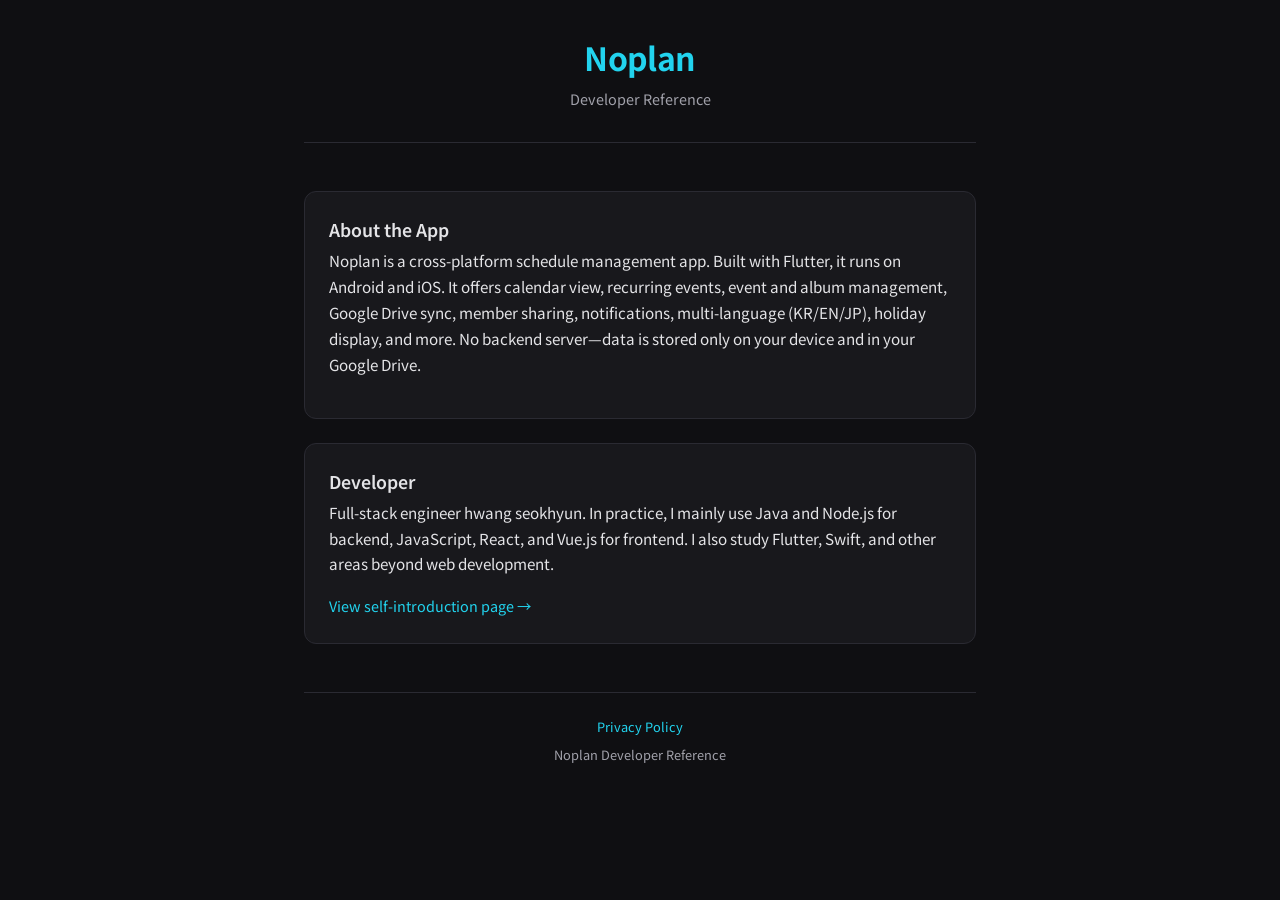
<file: index.html>
<!DOCTYPE html>
<html lang="ko">
<head>
  <meta charset="UTF-8">
  <meta name="viewport" content="width=device-width, initial-scale=1.0">
  <title>Noplan</title>
  <link rel="preconnect" href="https://fonts.googleapis.com">
  <link rel="preconnect" href="https://fonts.gstatic.com" crossorigin>
  <link href="https://fonts.googleapis.com/css2?family=JetBrains+Mono:wght@400;500;600&family=Noto+Sans+KR:wght@400;500;600;700&family=Noto+Sans+JP:wght@400;500;600;700&display=swap" rel="stylesheet">
  <link rel="stylesheet" href="styles.css">
</head>
<body>
  <div class="container">
    <header class="header">
      <h1 class="logo">Noplan</h1>
      <p class="tagline" data-i18n="tagline">Developer Reference</p>
    </header>

    <main class="main">
      <section class="card intro">
        <h2 data-i18n="appIntroTitle">앱 소개</h2>
        <p class="intro-text" data-i18n="appIntroText">Noplan은 일정을 관리하는 크로스플랫폼 앱입니다. Flutter로 개발되었으며 Android, iOS에서 사용할 수 있습니다. 캘린더 뷰, 반복 일정, 일정·앨범 관리, Google Drive 동기화, 멤버 공유, 알림, 다국어(한/영/일) 지원, 공휴일 표시 등 다양한 기능을 제공합니다. 자체 서버 없이 사용자 기기와 Google Drive에만 데이터가 저장됩니다.</p>
      </section>

      <section class="card intro">
        <h2 data-i18n="developerTitle">개발자</h2>
        <p class="intro-text" data-i18n="developerText">풀스택 엔지니어 황 석현입니다. 실무에서 백엔드는 Java, Node.js, 프론트엔드는 JavaScript, React, Vue.js를 주로 사용했습니다. 웹 개발에 한정되지 않고 Flutter, Swift 등 다양한 분야를 학습하고 있습니다.</p>
        <p class="developer-link"><a href="https://seokhyun0079.github.io/self-introduction-jp/" target="_blank" rel="noopener" data-i18n="developerLink">자기소개 페이지 보기 →</a></p>
      </section>
    </main>

    <footer class="footer">
      <p><a href="privacy-policy.html" class="footer-link" data-i18n="privacyPolicyLink">개인정보처리방침 / Privacy Policy</a></p>
      <p data-i18n="footer">Noplan AdMob Developer Reference</p>
    </footer>
  </div>
  <script src="i18n.js"></script>
</body>
</html>
</file>
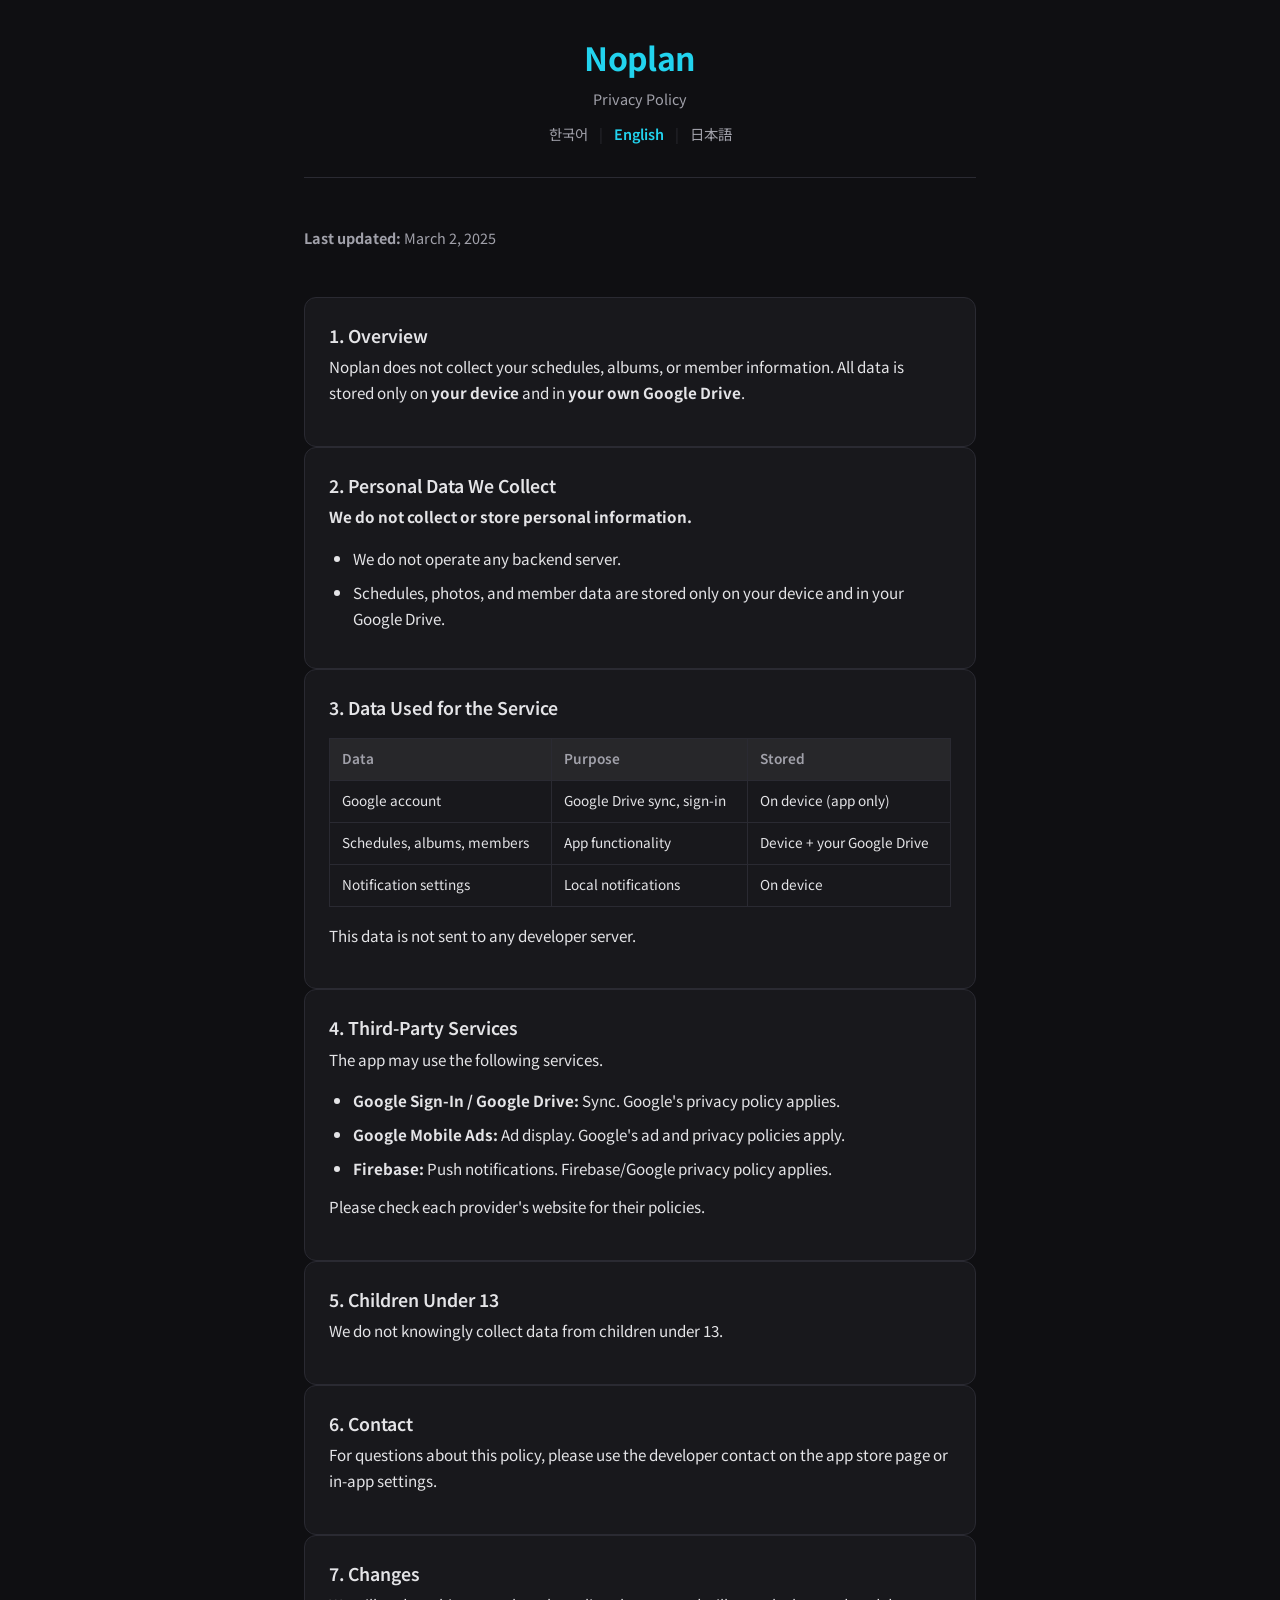
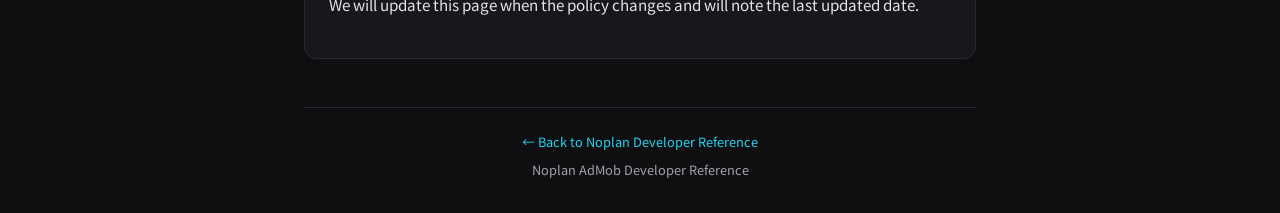
<file: privacy-policy.html>
<!DOCTYPE html>
<html lang="ko">
<head>
  <meta charset="UTF-8">
  <meta name="viewport" content="width=device-width, initial-scale=1.0">
  <title>개인정보처리방침 | Noplan</title>
  <link rel="preconnect" href="https://fonts.googleapis.com">
  <link rel="preconnect" href="https://fonts.gstatic.com" crossorigin>
  <link href="https://fonts.googleapis.com/css2?family=JetBrains+Mono:wght@400;500;600&family=Noto+Sans+KR:wght@400;500;600;700&family=Noto+Sans+JP:wght@400;500;600;700&display=swap" rel="stylesheet">
  <link rel="stylesheet" href="styles.css">
</head>
<body>
  <div class="container">
    <header class="header">
      <h1 class="logo"><a href="index.html" class="logo-link">Noplan</a></h1>
      <p class="tagline policy-tagline" id="policy-tagline">개인정보처리방침</p>
      <nav class="lang-switcher" aria-label="Language">
        <a href="privacy-policy.html?lang=ko" class="lang-link" data-lang="ko">한국어</a>
        <span class="lang-sep">|</span>
        <a href="privacy-policy.html?lang=en" class="lang-link" data-lang="en">English</a>
        <span class="lang-sep">|</span>
        <a href="privacy-policy.html?lang=ja" class="lang-link" data-lang="ja">日本語</a>
      </nav>
    </header>

    <main class="main policy-doc">
      <p class="policy-updated" id="policy-updated"></p>
      <div id="policy-content"></div>
    </main>

    <footer class="footer">
      <p><a href="index.html" class="footer-link" id="policy-back-link">← Noplan 개발자 참조로 돌아가기</a></p>
      <p>Noplan AdMob Developer Reference</p>
    </footer>
  </div>
  <script src="policy-content.js"></script>
  <script>
    (function () {
      var LANG_KEY = "policy-lang";
      var LANGS = ["ko", "en", "ja"];

      function getPolicyLang() {
        var params = new URLSearchParams(window.location.search);
        var paramLang = params.get("lang");
        if (paramLang && LANGS.indexOf(paramLang) !== -1) return paramLang;
        try {
          var stored = localStorage.getItem(LANG_KEY);
          if (stored && LANGS.indexOf(stored) !== -1) return stored;
        } catch (e) {}
        var nav = navigator.language || navigator.userLanguage || "";
        if (nav.indexOf("ja") === 0) return "ja";
        if (nav.indexOf("ko") === 0) return "ko";
        return "en";
      }

      function setPolicyLang(lang) {
        try {
          localStorage.setItem(LANG_KEY, lang);
        } catch (e) {}
        var url = new URL(window.location.href);
        url.searchParams.set("lang", lang);
        window.history.replaceState({}, "", url);
      }

      function renderContent(lang) {
        var data = window.POLICY_CONTENT && window.POLICY_CONTENT[lang];
        if (!data) return;

        document.documentElement.lang = lang === "ja" ? "ja" : lang === "en" ? "en" : "ko";
        document.title = data.pageTitle + " | Noplan";

        var tagline = document.getElementById("policy-tagline");
        if (tagline) tagline.textContent = data.pageTitle;

        var updated = document.getElementById("policy-updated");
        if (updated && data.lastUpdatedLabel !== undefined) {
          updated.innerHTML = "<strong>" + data.lastUpdatedLabel + ":</strong> " + data.lastUpdated;
        }

        var backLink = document.getElementById("policy-back-link");
        if (backLink) backLink.textContent = data.backLink;

        var container = document.getElementById("policy-content");
        if (!container) return;
        container.innerHTML = "";

        data.sections.forEach(function (section) {
          var sectionEl = document.createElement("section");
          sectionEl.className = "card intro";
          var h2 = document.createElement("h2");
          h2.textContent = section.title;
          sectionEl.appendChild(h2);

          section.content.forEach(function (block) {
            if (block.type === "p") {
              var p = document.createElement("p");
              p.className = "intro-text";
              p.innerHTML = block.text;
              sectionEl.appendChild(p);
            } else if (block.type === "ul") {
              var ul = document.createElement("ul");
              ul.className = "policy-list";
              block.items.forEach(function (item) {
                var li = document.createElement("li");
                li.innerHTML = item;
                ul.appendChild(li);
              });
              sectionEl.appendChild(ul);
            } else if (block.type === "table") {
              var wrap = document.createElement("div");
              wrap.className = "policy-table-wrap";
              var table = document.createElement("table");
              table.className = "policy-table";
              var thead = document.createElement("thead");
              var trHead = document.createElement("tr");
              block.headers.forEach(function (h) {
                var th = document.createElement("th");
                th.textContent = h;
                trHead.appendChild(th);
              });
              thead.appendChild(trHead);
              table.appendChild(thead);
              var tbody = document.createElement("tbody");
              block.rows.forEach(function (row) {
                var tr = document.createElement("tr");
                row.forEach(function (cell) {
                  var td = document.createElement("td");
                  td.textContent = cell;
                  tr.appendChild(td);
                });
                tbody.appendChild(tr);
              });
              table.appendChild(tbody);
              wrap.appendChild(table);
              sectionEl.appendChild(wrap);
            }
          });
          container.appendChild(sectionEl);
        });
      }

      function setActiveLangLink(lang) {
        document.querySelectorAll(".lang-link").forEach(function (a) {
          a.classList.toggle("active", a.getAttribute("data-lang") === lang);
        });
      }

      function init() {
        var lang = getPolicyLang();
        setPolicyLang(lang);
        setActiveLangLink(lang);
        renderContent(lang);

        document.querySelectorAll(".lang-link").forEach(function (a) {
          a.addEventListener("click", function (e) {
            e.preventDefault();
            var l = a.getAttribute("data-lang");
            setPolicyLang(l);
            setActiveLangLink(l);
            renderContent(l);
          });
        });
      }

      if (document.readyState === "loading") {
        document.addEventListener("DOMContentLoaded", init);
      } else {
        init();
      }
    })();
  </script>
</body>
</html>
</file>
<file: styles.css>
:root {
  --bg: #0f0f12;
  --bg-card: #18181c;
  --border: #2a2a32;
  --text: #e4e4e7;
  --text-muted: #a1a1aa;
  --accent: #22d3ee;
  --accent-dim: #0891b2;
  --code-bg: #27272a;
  --platform-android: #3ddc84;
  --platform-ios: #8e8e93;
}

* {
  margin: 0;
  padding: 0;
  box-sizing: border-box;
}

body {
  font-family: 'Noto Sans KR', -apple-system, sans-serif;
  background: var(--bg);
  color: var(--text);
  line-height: 1.6;
  min-height: 100vh;
}

html[lang="ja"] body {
  font-family: 'Noto Sans JP', 'Noto Sans KR', sans-serif;
}

html[lang="en"] body {
  font-family: 'Noto Sans KR', -apple-system, BlinkMacSystemFont, sans-serif;
}

.container {
  max-width: 720px;
  margin: 0 auto;
  padding: 2rem 1.5rem;
}

.header {
  text-align: center;
  margin-bottom: 3rem;
  padding-bottom: 2rem;
  border-bottom: 1px solid var(--border);
}

.logo {
  font-size: 2rem;
  font-weight: 700;
  letter-spacing: -0.02em;
  color: var(--accent);
  margin-bottom: 0.25rem;
}

.tagline {
  font-size: 0.9rem;
  color: var(--text-muted);
}

.main {
  display: flex;
  flex-direction: column;
  gap: 1.5rem;
}

.card {
  background: var(--bg-card);
  border: 1px solid var(--border);
  border-radius: 12px;
  padding: 1.5rem;
}

.card h2 {
  font-size: 1.1rem;
  font-weight: 600;
  margin-bottom: 0.25rem;
}

.card.required {
  border-color: var(--accent-dim);
  background: rgba(34, 211, 238, 0.05);
}

.section-desc {
  font-size: 0.8rem;
  color: var(--text-muted);
  margin-bottom: 1rem;
}

.info-list {
  display: grid;
  gap: 0.5rem;
}

.info-list dt {
  font-size: 0.8rem;
  color: var(--text-muted);
  font-weight: 500;
}

.info-list dd {
  font-family: 'JetBrains Mono', monospace;
  font-size: 0.9rem;
  margin-left: 0;
}

.id-block {
  background: var(--code-bg);
  border-radius: 8px;
  padding: 1rem;
  margin-bottom: 1rem;
}

.id-label {
  display: block;
  font-size: 0.75rem;
  color: var(--text-muted);
  margin-bottom: 0.5rem;
}

.id-value {
  display: block;
  font-family: 'JetBrains Mono', monospace;
  font-size: 0.85rem;
  word-break: break-all;
  color: var(--accent);
}

.id-note {
  display: block;
  font-size: 0.75rem;
  color: var(--text-muted);
  margin-top: 0.5rem;
}

.placement-list {
  list-style: none;
  font-size: 0.85rem;
  color: var(--text-muted);
}

.placement-list li {
  padding: 0.25rem 0;
}

.ad-units {
  display: flex;
  flex-direction: column;
  gap: 0.75rem;
  margin-bottom: 1rem;
}

.ad-unit {
  display: flex;
  align-items: center;
  gap: 1rem;
  background: var(--code-bg);
  border-radius: 8px;
  padding: 0.75rem 1rem;
}

.ad-unit .platform {
  font-size: 0.75rem;
  font-weight: 600;
  min-width: 64px;
  padding: 0.2rem 0.5rem;
  border-radius: 4px;
  text-align: center;
}

.ad-units .ad-unit:nth-child(1) .platform {
  background: rgba(61, 220, 132, 0.2);
  color: var(--platform-android);
}

.ad-units .ad-unit:nth-child(2) .platform {
  background: rgba(142, 142, 147, 0.2);
  color: var(--platform-ios);
}

.ad-unit code {
  font-family: 'JetBrains Mono', monospace;
  font-size: 0.8rem;
  word-break: break-all;
}

.note {
  font-size: 0.8rem;
  color: var(--text-muted);
}

.intro-text {
  font-size: 0.95rem;
  line-height: 1.7;
  margin-bottom: 1rem;
}

.developer-link {
  margin-top: 0.75rem;
}

.developer-link a {
  color: var(--accent);
  text-decoration: none;
  font-size: 0.9rem;
}

.developer-link a:hover {
  text-decoration: underline;
}

.page-list {
  list-style: none;
  margin-bottom: 1rem;
}

.page-list li {
  padding: 0.4rem 0;
  font-size: 0.9rem;
  display: flex;
  align-items: center;
  gap: 0.5rem;
}

.page-list code {
  font-family: 'JetBrains Mono', monospace;
  font-size: 0.8rem;
  background: var(--code-bg);
  padding: 0.2rem 0.4rem;
  border-radius: 4px;
  min-width: 140px;
}

.code-ref {
  font-size: 0.8rem;
  color: var(--text-muted);
}

code {
  font-family: 'JetBrains Mono', monospace;
  background: var(--code-bg);
  padding: 0.15rem 0.35rem;
  border-radius: 4px;
  font-size: 0.85em;
}

.link-list {
  list-style: none;
}

.link-list li {
  padding: 0.4rem 0;
}

.link-list a {
  color: var(--accent);
  text-decoration: none;
  font-size: 0.9rem;
}

.link-list a:hover {
  text-decoration: underline;
}

.footer {
  margin-top: 3rem;
  padding-top: 1.5rem;
  border-top: 1px solid var(--border);
  text-align: center;
  font-size: 0.8rem;
  color: var(--text-muted);
}

.footer-link {
  color: var(--accent);
  text-decoration: none;
  display: inline-block;
  margin-bottom: 0.5rem;
}

.footer-link:hover {
  text-decoration: underline;
}

.logo-link {
  color: inherit;
  text-decoration: none;
}

.logo-link:hover {
  color: var(--accent);
}

/* Privacy / Policy doc page */
.lang-switcher {
  margin-top: 0.75rem;
  font-size: 0.9rem;
  color: var(--text-muted);
}

.lang-link {
  color: var(--text-muted);
  text-decoration: none;
}

.lang-link:hover,
.lang-link.active {
  color: var(--accent);
}

.lang-link.active {
  font-weight: 600;
}

.lang-sep {
  margin: 0 0.5rem;
  color: var(--border);
}

.policy-doc .policy-updated {
  font-size: 0.9rem;
  color: var(--text-muted);
  margin-bottom: 1.5rem;
}

.policy-list {
  list-style: disc;
  padding-left: 1.5rem;
  margin: 0.75rem 0;
  font-size: 0.95rem;
  line-height: 1.7;
}

.policy-list li {
  margin-bottom: 0.5rem;
}

.policy-table-wrap {
  overflow-x: auto;
  margin: 1rem 0;
}

.policy-table {
  width: 100%;
  border-collapse: collapse;
  font-size: 0.85rem;
}

.policy-table th,
.policy-table td {
  border: 1px solid var(--border);
  padding: 0.6rem 0.75rem;
  text-align: left;
  vertical-align: top;
}

.policy-table th {
  background: var(--code-bg);
  color: var(--text-muted);
  font-weight: 600;
}

.policy-table td {
  color: var(--text);
}

@media (max-width: 480px) {
  .container {
    padding: 1rem;
  }

  .ad-unit {
    flex-direction: column;
    align-items: flex-start;
  }
}
</file>
